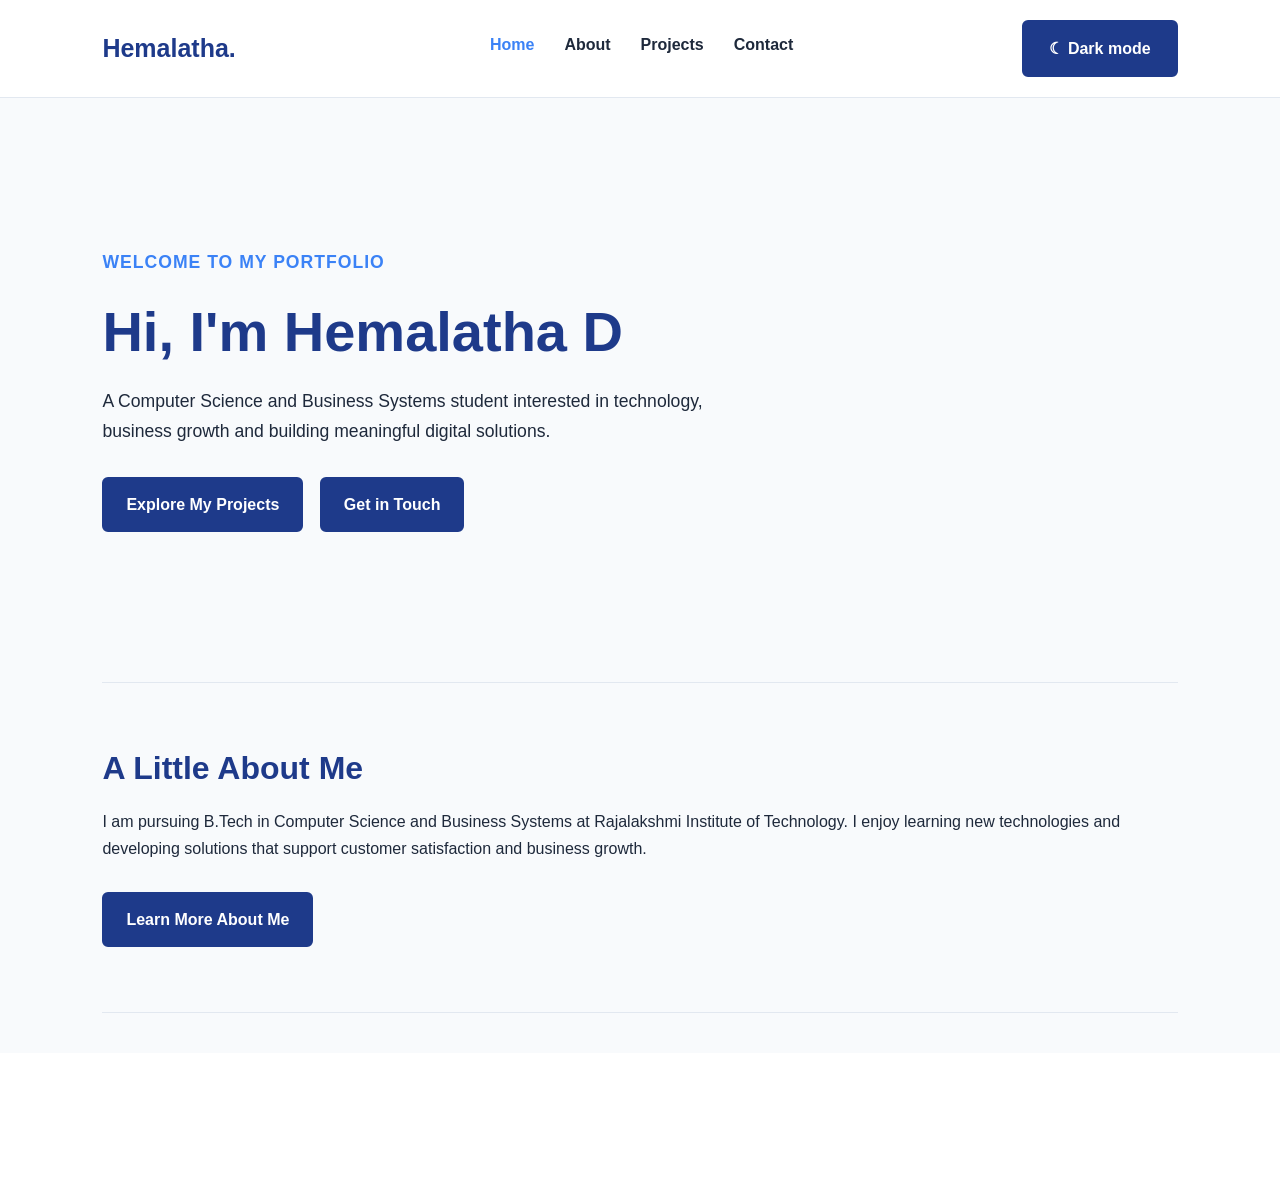
<file: index.html>
<!DOCTYPE html>
<html lang="en">

<head>
    <meta charset="UTF-8">

    <meta name="viewport"
          content="width=device-width, initial-scale=1.0">
          <link rel="icon" type="image/png" href="assets/favicon.png">

    <meta name="author"
          content="Hemalatha D">

    <meta name="description"
          content="Explore the personal portfolio of Hemalatha D, a Computer Science and Business Systems student interested in software development, technology and business growth.">

    <meta name="robots"
          content="index, follow">

    <meta name="theme-color"
          content="#1e3a8a">

    <title>
        Hemalatha D | Computer Science Student & Developer
    </title>

    <!-- Open Graph Metadata -->
    <meta property="og:type"
          content="website">

    <meta property="og:title"
          content="Hemalatha D | Personal Portfolio">

    <meta property="og:description"
          content="Explore my education, technical skills, internship experience and projects.">

    <meta property="og:image" content="assets/images/portfolio-preview.jpg">

    <link rel="stylesheet" href="css/style.css">

    <script src="js/script.js" defer></script>
</head>


<body>

    <!-- Skip navigation link -->
    <a href="#main-content" class="skip-link">
        Skip to main content
    </a>

    <!-- Website Header -->
    <header class="site-header">

        <a href="index.html" class="logo" aria-label="Hemalatha home">
            Hemalatha.
        </a>

        <!-- Main Navigation -->
        <button class="nav-toggle" aria-label="Open navigation" aria-expanded="false">☰</button>
        <nav aria-label="Main navigation">
            <ul>
                <li>
                    <a href="index.html" aria-current="page">Home</a>
                </li>
                <li>
                    <a href="about.html">About</a>
                </li>
                <li>
                    <a href="projects.html">Projects</a>
                </li>
                <li>
                    <a href="contact.html">Contact</a>
                </li>
            </ul>
        </nav>
        <button
    type="button"
    class="theme-toggle"
    id="theme-toggle"
    aria-label="Switch to dark theme"
    aria-pressed="false">
    <span aria-hidden="true">☾</span>
    <span class="theme-toggle-text">Dark mode</span>
</button>

    </header>

    <!-- Main Content -->
    <main id="main-content">

        <!-- Introduction Section -->
        <section id="home" aria-labelledby="intro-heading">

            <div class="hero-content">

                <p class="eyebrow">Welcome to my portfolio</p>

                <h1 id="intro-heading">
                    Hi, I'm Hemalatha D
                </h1>

                <p>
                    A Computer Science and Business Systems student
                    interested in technology, business growth and
                    building meaningful digital solutions.
                </p>

                <a href="projects.html">
                    Explore My Projects
                </a>

                <a href="contact.html">
                    Get in Touch
                </a>

            </div>

        </section>

        <!-- Brief About Section -->
        <section id="introduction" aria-labelledby="about-heading">

            <h2 id="about-heading">A Little About Me</h2>

            <p>
                I am pursuing B.Tech in Computer Science and Business
                Systems at Rajalakshmi Institute of Technology.
                I enjoy learning new technologies and developing
                solutions that support customer satisfaction
                and business growth.
            </p>

            <a href="about.html">Learn More About Me</a>

        </section>

    </main>

    <!-- Website Footer -->
    <footer class="site-footer">

        <p>
            &copy; 2026 Hemalatha D. All rights reserved.
        </p>

        <p>
            Built with semantic HTML5.
        </p>

    </footer>

</body>
</html>
</file>
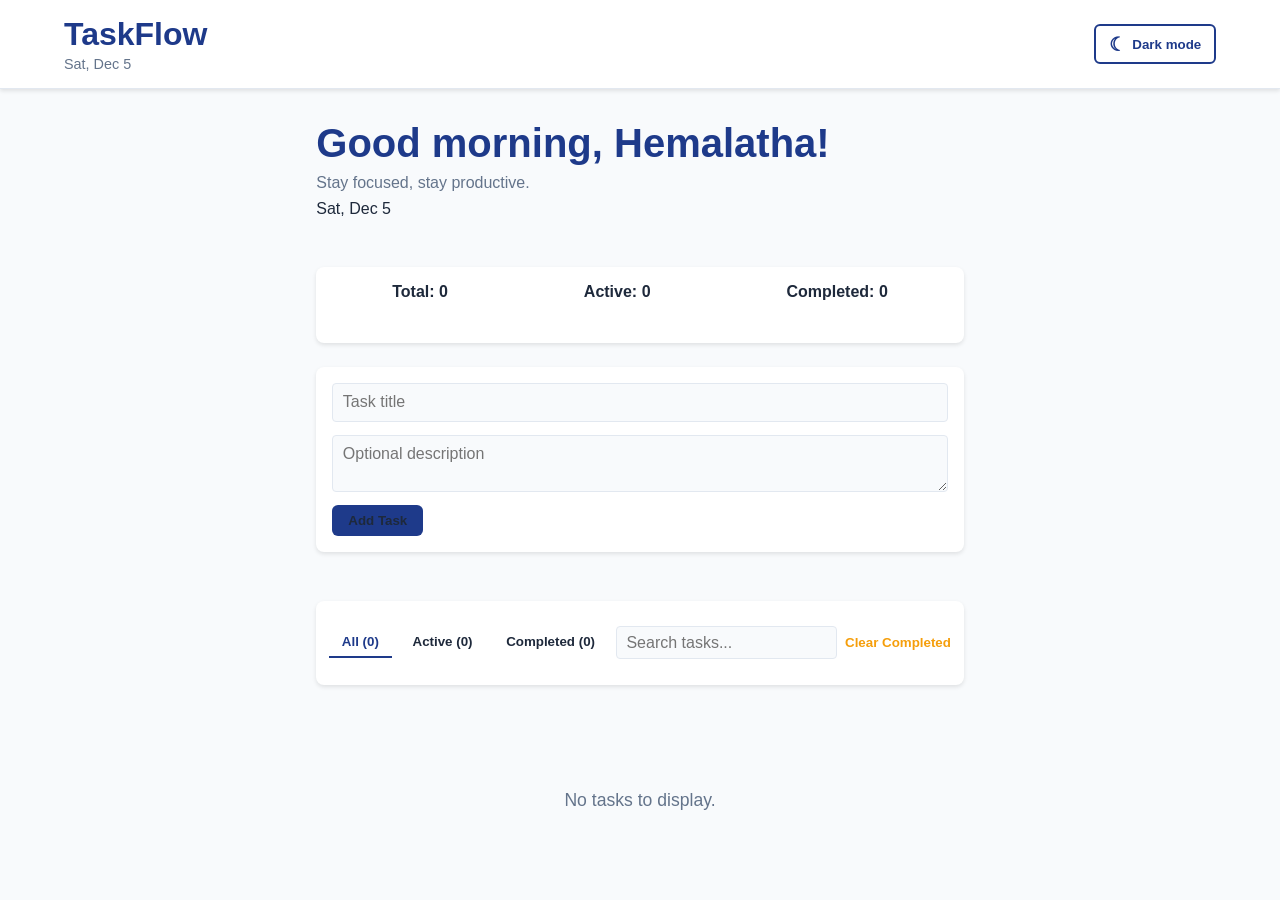
<file: todo-app/index.html>
<!DOCTYPE html>
<html lang="en">
<head>
    <meta charset="UTF-8" />
    <meta name="viewport" content="width=device-width, initial-scale=1.0" />
    <title>TaskFlow – Smart To‑Do Manager</title>
    <link rel="stylesheet" href="css/style.css" />
</head>
<body>
    <header class="app-header">
        <div class="logo-date">
            <h1 class="logo">TaskFlow</h1>
            <span class="date" id="current-date"></span>
        </div>
        <button class="theme-toggle" id="theme-toggle" aria-label="Switch to dark theme" aria-pressed="false">
            <span class="icon" aria-hidden="true">☾</span>
            <span class="text">Dark mode</span>
        </button>
    </header>

    <main class="app-main">
        <section class="welcome">
            <h2 class="greeting" id="greeting"></h2>
            <p class="subtitle">Stay focused, stay productive.</p>
            <p class="today" id="today-date"></p>
        </section>

        <section class="stats">
            <div class="stat" id="total-count">Total: 0</div>
            <div class="stat" id="active-count">Active: 0</div>
            <div class="stat" id="completed-count">Completed: 0</div>
        </section>

        <section class="task-creation">
            <form id="task-form" novalidate>
                <input type="text" id="task-title" placeholder="Task title" required />
                <textarea id="task-desc" placeholder="Optional description"></textarea>
                <button type="submit" class="add-btn">Add Task</button>
            </form>
        </section>

        <section class="filter-section">
            <div class="filters" role="group" aria-label="Task filters">
                <button class="filter-btn active" data-filter="all">All (<span id="filter-all-count">0</span>)</button>
                <button class="filter-btn" data-filter="active">Active (<span id="filter-active-count">0</span>)</button>
                <button class="filter-btn" data-filter="completed">Completed (<span id="filter-completed-count">0</span>)</button>
            </div>
            <input type="search" id="search-input" placeholder="Search tasks..." aria-label="Search tasks" />
            <button class="clear-completed" id="clear-completed">Clear Completed</button>
        </section>

        <section class="task-list" id="task-list" aria-live="polite"></section>

        <section class="empty-state hidden" id="empty-state">
            <p>No tasks to display.</p>
        </section>
    </main>

    <script src="js/app.js" defer></script>
</body>
</html>
</file>
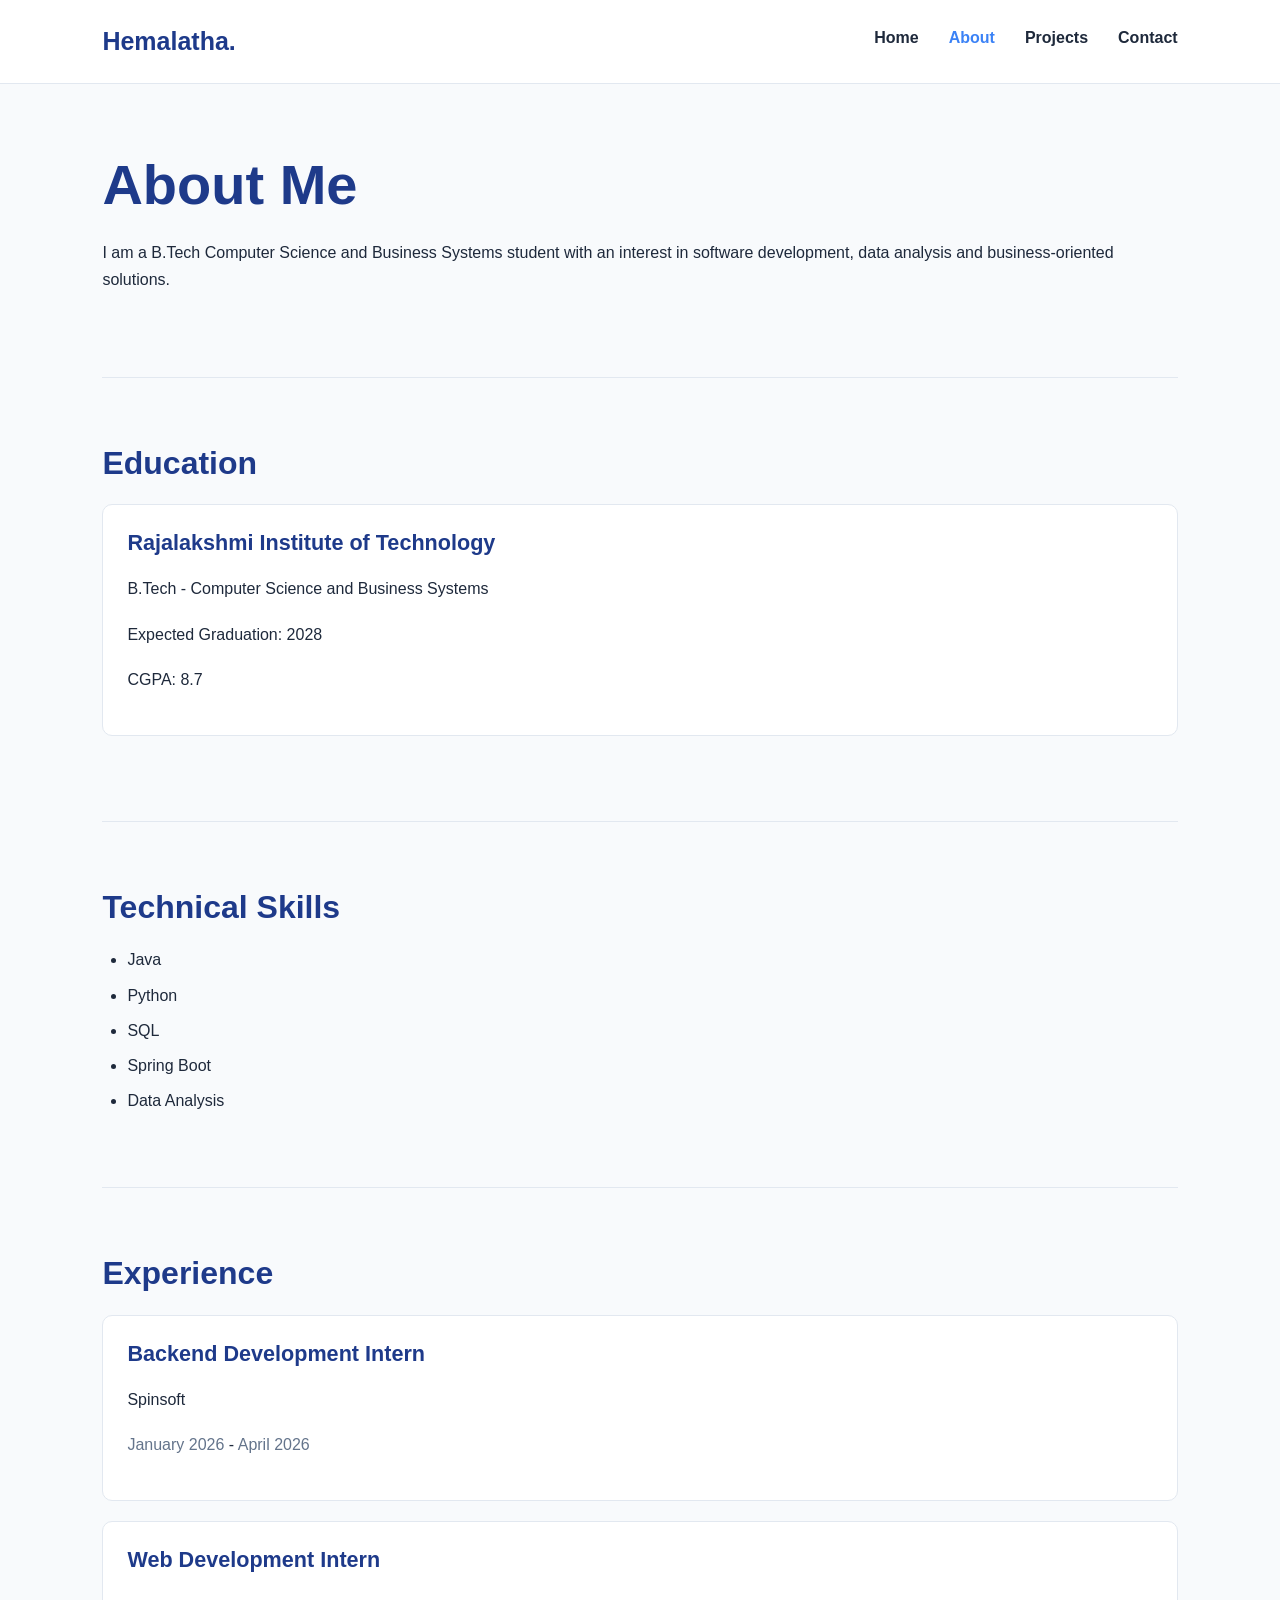
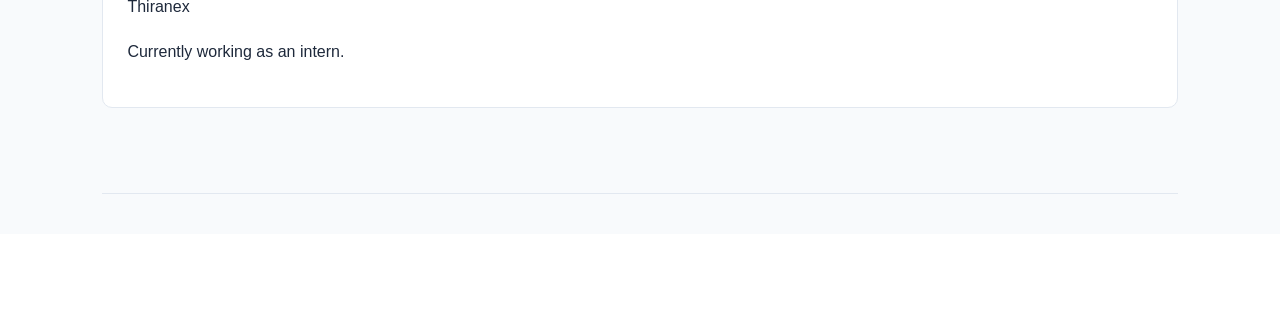
<file: about.html>
<!DOCTYPE html>
<html lang="en">
<head>
    
<meta charset="UTF-8">
<meta name="viewport" content="width=device-width, initial-scale=1.0">
<link rel="icon" type="image/png" href="assets/favicon.png">

<meta name="author" content="Hemalatha D">

<meta name="description"
      content="Learn about Hemalatha D, her education, technical skills, professional experience and career interests.">

<meta name="robots" content="index, follow">

<meta name="theme-color" content="#1e3a8a">



<meta property="og:type" content="website">
<meta property="og:title" content="About Me | Hemalatha D">
<meta property="og:description"
      content="Discover my educational background, skills and professional experience.">
<meta property="og:image" content="assets/images/portfolio-preview.jpg">


    <title>About Me | Hemalatha D</title>

    <link rel="stylesheet" href="css/style.css">
    <script src="js/script.js" defer></script>
</head>

<body>

    <a href="#main-content" class="skip-link">
        Skip to main content
    </a>

    <header class="site-header">

        <a href="index.html" class="logo">Hemalatha.</a>

        <button class="nav-toggle" aria-label="Open navigation" aria-expanded="false">☰</button>
        <nav aria-label="Main navigation">
            <ul>
                <li><a href="index.html">Home</a></li>
                <li><a href="about.html" aria-current="page">About</a></li>
                <li><a href="projects.html">Projects</a></li>
                <li><a href="contact.html">Contact</a></li>
            </ul>
        </nav>

    </header>

    <main id="main-content">

        <section aria-labelledby="page-heading">

            <h1 id="page-heading">About Me</h1>

            <p>
                I am a B.Tech Computer Science and Business Systems
                student with an interest in software development,
                data analysis and business-oriented solutions.
            </p>

        </section>

        <section aria-labelledby="education-heading">

            <h2 id="education-heading">Education</h2>

            <article>
                <h3>Rajalakshmi Institute of Technology</h3>
                <p>B.Tech - Computer Science and Business Systems</p>
                <p>Expected Graduation: 2028</p>
                <p>CGPA: 8.7</p>
            </article>

        </section>

        <section aria-labelledby="skills-heading">

            <h2 id="skills-heading">Technical Skills</h2>

            <ul>
                <li>Java</li>
                <li>Python</li>
                <li>SQL</li>
                <li>Spring Boot</li>
                <li>Data Analysis</li>
            </ul>

        </section>

        <section aria-labelledby="experience-heading">

            <h2 id="experience-heading">Experience</h2>

            <article>
                <h3>Backend Development Intern</h3>

                <p>Spinsoft</p>

                <p>
                    <time datetime="2026-01">January 2026</time>
                    -
                    <time datetime="2026-04">April 2026</time>
                </p>
            </article>

            <article>
                <h3>Web Development Intern</h3>
                <p>Thiranex</p>
                <p>Currently working as an intern.</p>
            </article>

        </section>

    </main>

    <footer class="site-footer">
        <p>&copy; 2026 Hemalatha D. All rights reserved.</p>
    </footer>

</body>
</html>
</file>
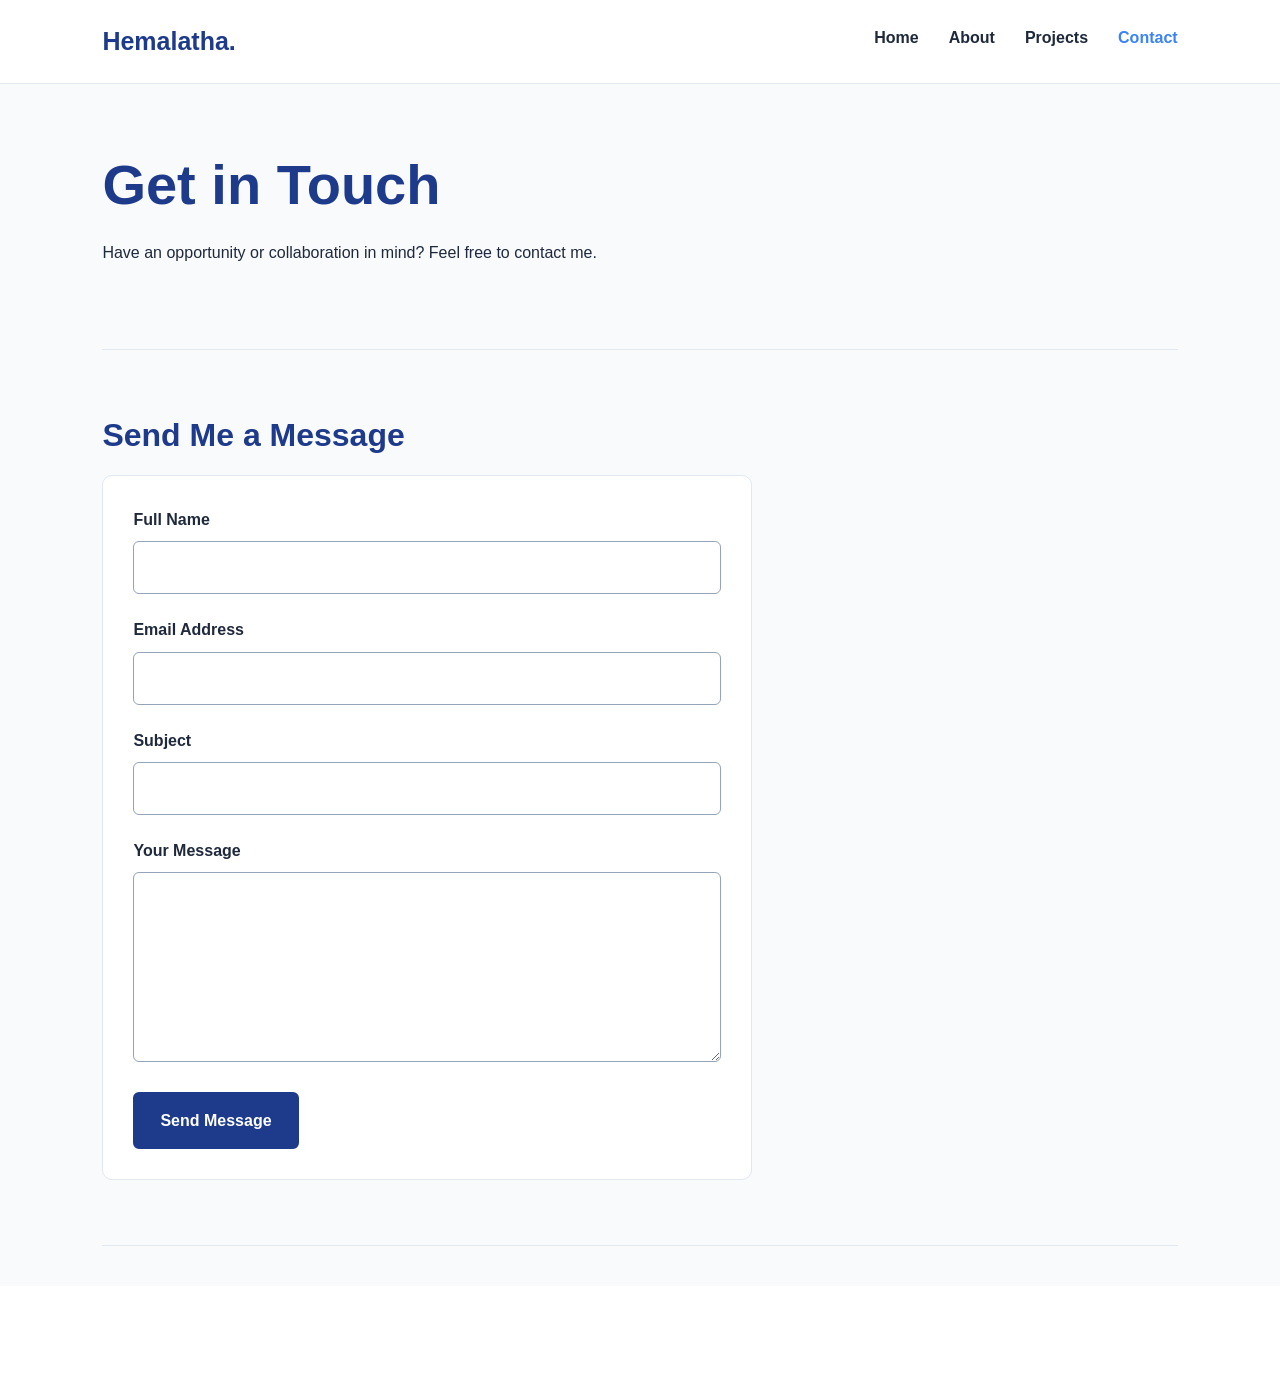
<file: contact.html>
<!DOCTYPE html>
<html lang="en">
<head>
    
<meta charset="UTF-8">
<meta name="viewport" content="width=device-width, initial-scale=1.0">
<link rel="icon" type="image/png" href="assets/favicon.png">

<meta name="author" content="Hemalatha D">

<meta name="description"
      content="Get in touch with Hemalatha D for professional opportunities, collaborations and enquiries.">

<meta name="robots" content="index, follow">

<meta name="theme-color" content="#1e3a8a">



<meta property="og:type" content="website">
<meta property="og:title" content="Contact | Hemalatha D">
<meta property="og:description"
      content="Connect with me for professional opportunities and collaborations.">
<meta property="og:image" content="assets/images/portfolio-preview.jpg">

    <title>Contact | Hemalatha D</title>

    <link rel="stylesheet" href="css/style.css">
    <script src="js/script.js" defer></script>
</head>

<body>

    <a href="#main-content" class="skip-link">
        Skip to main content
    </a>

    <header class="site-header">

        <a href="index.html" class="logo">Hemalatha.</a>

        <button class="nav-toggle" aria-label="Open navigation" aria-expanded="false">☰</button>
        <nav aria-label="Main navigation">
            <ul>
                <li><a href="index.html">Home</a></li>
                <li><a href="about.html">About</a></li>
                <li><a href="projects.html">Projects</a></li>
                <li><a href="contact.html" aria-current="page">Contact</a></li>
            </ul>
        </nav>

    </header>

    <main id="main-content">

        <section aria-labelledby="page-heading">

            <h1 id="page-heading">Get in Touch</h1>

            <p>
                Have an opportunity or collaboration in mind?
                Feel free to contact me.
            </p>

        </section>

        <section aria-labelledby="contact-form-heading">

            <h2 id="contact-form-heading">Send Me a Message</h2>

            
<form id="contact-form" novalidate>

    <div>
        <label for="name">Full Name</label>

        <input
            type="text"
            id="name"
            name="name"
            autocomplete="name"
            aria-describedby="name-error"
            required
        >

        <span id="name-error" class="form-error"></span>
    </div>

    <div>
        <label for="email">Email Address</label>

        <input
            type="email"
            id="email"
            name="email"
            autocomplete="email"
            aria-describedby="email-error"
            required
        >

        <span id="email-error" class="form-error"></span>
    </div>

    <div>
        <label for="subject">Subject</label>

        <input
            type="text"
            id="subject"
            name="subject"
            aria-describedby="subject-error"
            required
        >

        <span id="subject-error" class="form-error"></span>
    </div>

    <div>
        <label for="message">Your Message</label>

        <textarea
            id="message"
            name="message"
            rows="6"
            aria-describedby="message-error"
            required
        ></textarea>

        <span id="message-error" class="form-error"></span>
    </div>

    <p
        id="form-status"
        role="status"
        aria-live="polite"
        aria-atomic="true"
    ></p>

    <button type="submit">
        Send Message
    </button>

</form>


        </section>

    </main>

    <footer class="site-footer">
        <p>&copy; 2026 Hemalatha D. All rights reserved.</p>
    </footer>

</body>
</html>
</file>
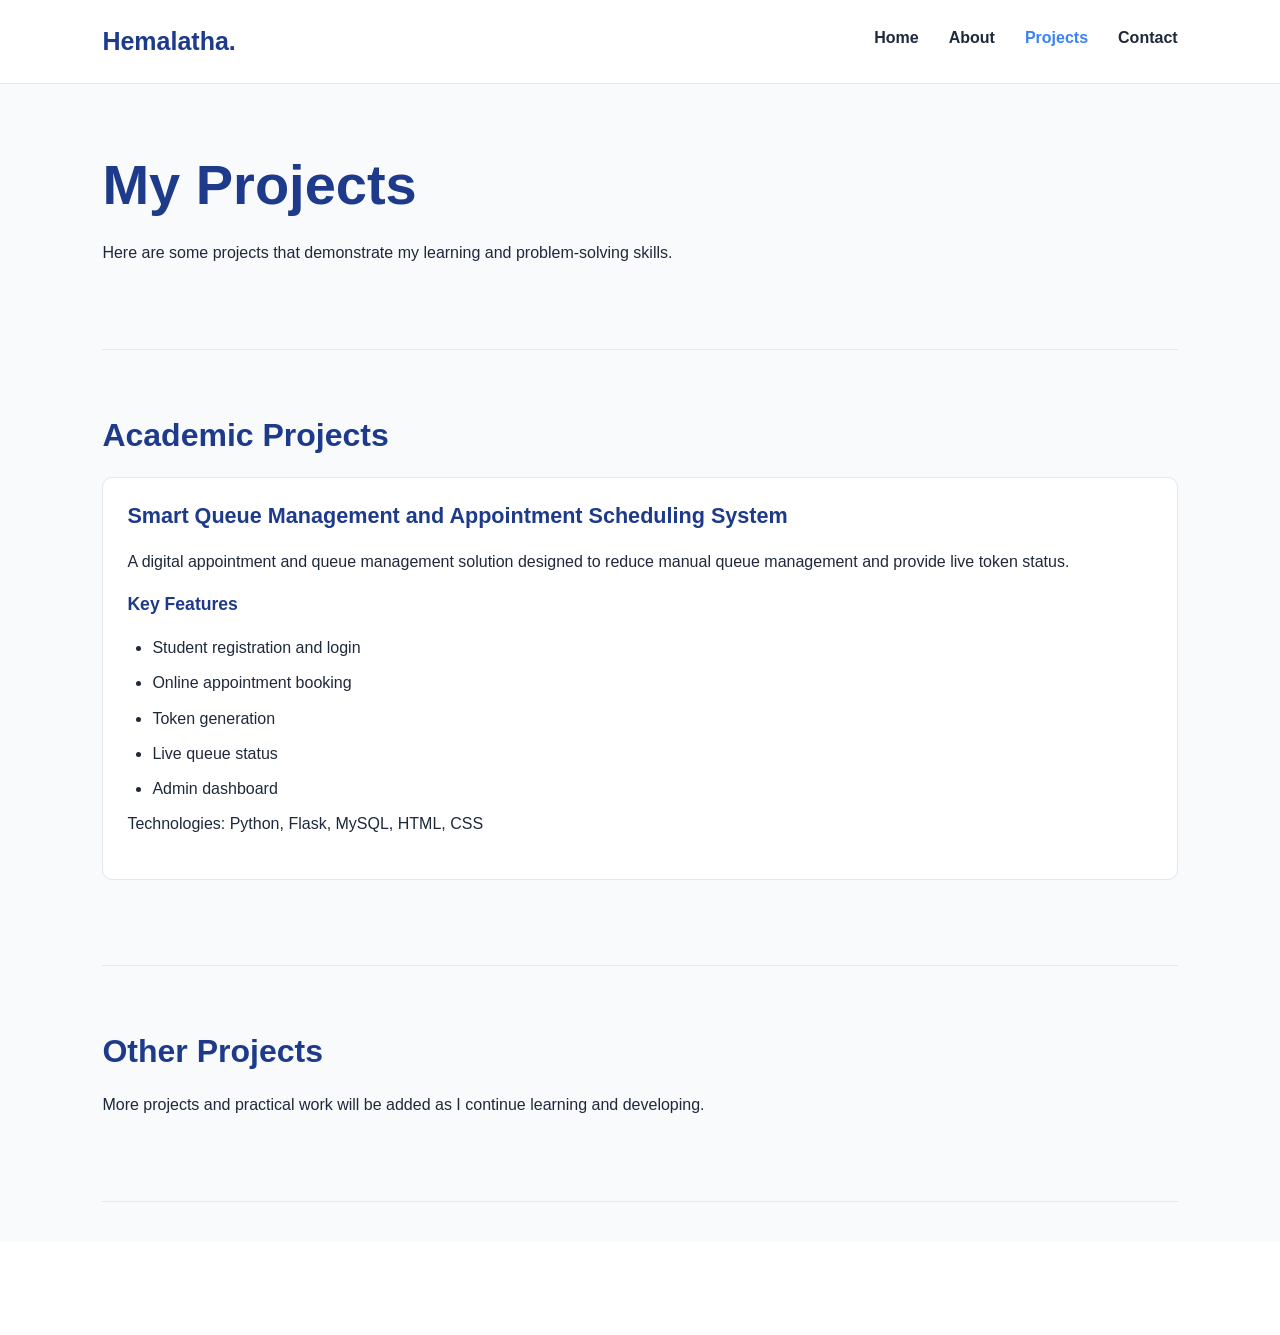
<file: projects.html>
<!DOCTYPE html>
<html lang="en">
<head>
    
<meta charset="UTF-8">
<meta name="viewport" content="width=device-width, initial-scale=1.0">
<link rel="icon" type="image/png" href="assets/favicon.png">

<meta name="author" content="Hemalatha D">

<meta name="description"
      content="Explore Hemalatha D's software development projects, including a Smart Queue Management and Appointment Scheduling System.">

<meta name="robots" content="index, follow">

<meta name="theme-color" content="#1e3a8a">

<title>My Projects | Hemalatha D</title>

<meta property="og:type" content="website">
<meta property="og:title" content="Projects | Hemalatha D">
<meta property="og:description"
      content="Explore my academic and software development projects.">
<meta property="og:image" content="assets/images/portfolio-preview.jpg">

    

    <link rel="stylesheet" href="css/style.css">
    <script src="js/script.js" defer></script>
</head>

<body>

    <a href="#main-content" class="skip-link">
        Skip to main content
    </a>

    <header class="site-header">

        <a href="index.html" class="logo">Hemalatha.</a>

        <button class="nav-toggle" aria-label="Open navigation" aria-expanded="false">☰</button>
        <nav aria-label="Main navigation">
            <ul>
                <li><a href="index.html">Home</a></li>
                <li><a href="about.html">About</a></li>
                <li><a href="projects.html" aria-current="page">Projects</a></li>
                <li><a href="contact.html">Contact</a></li>
            </ul>
        </nav>

    </header>

    <main id="main-content">

        <section aria-labelledby="page-heading">

            <h1 id="page-heading">My Projects</h1>

            <p>
                Here are some projects that demonstrate
                my learning and problem-solving skills.
            </p>

        </section>

        <section aria-labelledby="academic-projects">

            <h2 id="academic-projects">Academic Projects</h2>

            <article>

                <h3>Smart Queue Management and Appointment Scheduling System</h3>

                <p>
                    A digital appointment and queue management
                    solution designed to reduce manual queue
                    management and provide live token status.
                </p>

                <h4>Key Features</h4>

                <ul>
                    <li>Student registration and login</li>
                    <li>Online appointment booking</li>
                    <li>Token generation</li>
                    <li>Live queue status</li>
                    <li>Admin dashboard</li>
                </ul>

                <p>
                    Technologies: Python, Flask, MySQL, HTML, CSS
                </p>

            </article>

        </section>

        <section aria-labelledby="other-projects">

            <h2 id="other-projects">Other Projects</h2>

            <p>
                More projects and practical work will be
                added as I continue learning and developing.
            </p>

        </section>

    </main>

    <footer class="site-footer">
        <p>&copy; 2026 Hemalatha D. All rights reserved.</p>
    </footer>

</body>
</html>
</file>
<file: css/style.css>
/* =========================================
   1. GLOBAL RESET
========================================= */

* {
    margin: 0;
    padding: 0;
    box-sizing: border-box;
}

html {
    scroll-behavior: smooth;
    scroll-padding-top: 90px;
}

body {
    font-family: Arial, Helvetica, sans-serif;
    background-color: #f8fafc;
    color: #1e293b;
    line-height: 1.7;
    font-size: 16px;
}


/* =========================================
   3. ACCESSIBILITY - SKIP LINK
========================================= */

.skip-link {
    position: absolute;
    top: -100px;
    left: 16px;
    z-index: 1000;
    padding: 12px 20px;
    background-color: var(--primary-color);
    color: var(--white-color);
    text-decoration: none;
    border-radius: 6px;
}

.skip-link:focus {
    top: 12px;
}

/* =========================================
   4. HEADER AND NAVIGATION
========================================= */

.site-header {
    display: flex;
    justify-content: space-between;
    align-items: center;
    padding: 20px 8%;
    background-color: var(--surface-color);
    border-bottom: 1px solid var(--border-color);
    position: sticky;
    top: 0;
    z-index: 100;
}

.logo {
    color: var(--primary-color);
    font-size: 25px;
    font-weight: 700;
    text-decoration: none;
}

nav ul {
    display: flex;
    align-items: center;
    gap: 30px;
    list-style: none;
}

nav a {
    color: var(--text-color);
    font-weight: 600;
    text-decoration: none;
    transition: color 0.2s ease;
}

nav a:hover,
nav a[aria-current="page"] {
    color: var(--secondary-color);
}

/* =========================================
   5. MAIN CONTENT
========================================= */

main {
    width: 84%;
    max-width: 1100px;
    margin: 0 auto;
    min-height: 70vh;
}

section {
    padding: 65px 0;
    border-bottom: 1px solid var(--border-color);
}

h1,
h2,
h3,
h4 {
    color: var(--primary-color);
    line-height: 1.3;
    margin-bottom: 18px;
}

h1 {
    font-size: clamp(2.2rem, 5vw, 3.5rem);
}

h2 {
    font-size: 2rem;
}

h3 {
    font-size: 1.35rem;
}

h4 {
    font-size: 1.1rem;
}

p {
    margin-bottom: 18px;
    color: var(--text-color);
}

.eyebrow {
    color: var(--secondary-color);
    font-weight: 700;
    letter-spacing: 1px;
    text-transform: uppercase;
}

/* =========================================
   6. HOME PAGE
========================================= */

#home {
    min-height: 65vh;
    display: flex;
    align-items: center;
}

.hero-content {
    max-width: 750px;
}

.hero-content p {
    max-width: 650px;
    font-size: 1.1rem;
}

.hero-content a,
#introduction > a {
    display: inline-block;
    margin: 12px 12px 0 0;
    padding: 12px 22px;
    border: 2px solid var(--primary-color);
    border-radius: 6px;
    background-color: var(--primary-color);
    color: var(--white-color);
    font-weight: 600;
    text-decoration: none;
    transition: background-color 0.2s ease;
}

.hero-content a:hover,
#introduction > a:hover {
    background-color: var(--secondary-color);
    border-color: var(--secondary-color);
}

/* =========================================
   7. ABOUT AND PROJECTS
========================================= */

article {
    padding: 24px;
    margin: 20px 0;
    background-color: var(--surface-color);
    border: 1px solid var(--border-color);
    border-radius: 10px;
}

ul {
    padding-left: 25px;
}

li {
    margin-bottom: 8px;
}

time {
    color: var(--muted-color);
}

/* =========================================
   8. CONTACT FORM
========================================= */

form {
    max-width: 650px;
    padding: 30px;
    background-color: var(--surface-color);
    border: 1px solid var(--border-color);
    border-radius: 10px;
}

form div {
    margin-bottom: 22px;
}

label {
    display: block;
    margin-bottom: 8px;
    color: var(--text-color);
    font-weight: 600;
}

input,
textarea {
    width: 100%;
    padding: 12px;
    border: 1px solid #94a3b8;
    border-radius: 6px;
    background-color: var(--surface-color);
    color: var(--text-color);
    font: inherit;
}

textarea {
    resize: vertical;
    min-height: 140px;
}

button {
    padding: 13px 25px;
    border: 2px solid var(--primary-color);
    border-radius: 6px;
    background-color: var(--primary-color);
    color: var(--white-color);
    font: inherit;
    font-weight: 600;
    cursor: pointer;
}

button:hover {
    background-color: var(--secondary-color);
    border-color: var(--secondary-color);
}

/* =========================================
   9. KEYBOARD ACCESSIBILITY
========================================= */

a:focus-visible,
button:focus-visible,
input:focus-visible,
textarea:focus-visible {
    outline: 3px solid var(--focus-color);
    outline-offset: 4px;
}

input:focus-visible,
textarea:focus-visible {
    border-color: var(--primary-color);
}

/* =========================================
   10. FOOTER
========================================= */

.site-footer {
    padding: 30px 8%;
    margin-top: 40px;
    background-color: var(--surface-color);
    color: var(--white-color);
    text-align: center;
}

.site-footer p {
    margin-bottom: 6px;
    color: var(--white-color);
}

/* =========================================
   11. RESPONSIVE DESIGN
========================================= */

@media (max-width: 768px) {

    .site-header {
        flex-direction: column;
        gap: 18px;
        padding: 18px 5%;
    }

    nav ul {
        flex-wrap: wrap;
        justify-content: center;
        gap: 14px 22px;
    }

    main {
        width: 90%;
    }

    section {
        padding: 45px 0;
    }

    h1 {
        font-size: 2.3rem;
    }

    h2 {
        font-size: 1.7rem;
    }

    form {
        padding: 20px;
    }

}

@media (max-width: 400px) {

    nav ul {
        gap: 10px 15px;
    }

    nav a {
        font-size: 14px;
    }

    .hero-content a {
        margin-right: 0;
    }

}

/* =========================================
   12. REDUCED MOTION ACCESSIBILITY
========================================= */

@media (prefers-reduced-motion: reduce) {

    html {
        scroll-behavior: auto;
    }

    *,
    *::before,
    *::after {
        animation-duration: 0.01ms !important;
        animation-iteration-count: 1 !important;
        transition-duration: 0.01ms !important;
    }

}

/* =========================================
   ACCESSIBLE FORM ERROR STYLING
========================================= */

.form-error {
    display: block;
    margin-top: 6px;
    color: #b91c1c;
    font-size: 14px;
    font-weight: 600;
}

input[aria-invalid="true"],
textarea[aria-invalid="true"] {
    border: 2px solid #b91c1c;
}

#form-status {
    margin-top: 15px;
    font-weight: 600;
    color: #166534;
}

#form-status:empty {
    display: none;
}

/* =========================================
   2. THEME VARIABLES
   ========================================= */

:root {
    --primary-color: #1e3a8a;
    --secondary-color: #3b82f6;
    --background-color: #f8fafc;
    --surface-color: #ffffff;
    --text-color: #1e293b;
    --muted-color: #64748b;
    --border-color: #e2e8f0;
    --accent-color: #f59e0b;
    --focus-color: #2563eb;
    --white-color: #ffffff;
    --shadow-color: rgba(0,0,0,0.1);
}

[data-theme="dark"] {
    --primary-color: #93c5fd;
    --secondary-color: #60a5fa;
    --background-color: #1e293b;
    --surface-color: #0f172a;
    --text-color: #e2e8f0;
    --muted-color: #94a3b8;
    --border-color: #334155;
    --accent-color: #fbbf24;
    --focus-color: #818cf8;
    --white-color: #f8fafc;
    --shadow-color: rgba(0,0,0,0.5);
}

html {
    background-color: var(--background-color);
    color: var(--text-color);
    transition: background-color 0.3s ease, color 0.3s ease;
}

/* Theme transition for smoother change */
* {
    transition: background-color 0.3s ease, color 0.3s ease, border-color 0.3s ease;
}
/* Mobile navigation toggle button styles */
.nav-toggle {
    display: none;
    background: none;
    border: none;
    font-size: 1.8rem;
    color: var(--text-color);
    cursor: pointer;
}

@media (max-width: 768px) {
    .nav-toggle {
        display: block;
    }
    nav ul {
        display: none;
        flex-direction: column;
        gap: 10px;
        margin-top: 10px;
    }
    nav ul.active {
        display: flex;
    }
}
</file>
<file: todo-app/css/style.css>
/* TaskFlow – Smart To‑Do Manager */
/* --------------------------------------------------- */
/* Theme variables */
:root {
    --primary-color: #1e3a8a;
    --secondary-color: #3b82f6;
    --background-color: #f8fafc;
    --surface-color: #ffffff;
    --text-color: #1e293b;
    --muted-color: #64748b;
    --border-color: #e2e8f0;
    --accent-color: #f59e0b;
    --focus-color: #2563eb;
    --shadow-color: rgba(0,0,0,0.1);
    --transition-duration: 0.3s;
}
[data-theme="dark"] {
    --primary-color: #93c5fd;
    --secondary-color: #60a5fa;
    --background-color: #1e293b;
    --surface-color: #0f172a;
    --text-color: #e2e8f0;
    --muted-color: #94a3b8;
    --border-color: #334155;
    --accent-color: #fbbf24;
    --focus-color: #818cf8;
    --shadow-color: rgba(0,0,0,0.5);
}
html {
    background-color: var(--background-color);
    color: var(--text-color);
    font-family: Arial, Helvetica, sans-serif;
    transition: background-color var(--transition-duration) ease, color var(--transition-duration) ease;
    scroll-behavior: smooth;
}
* {
    box-sizing: border-box;
    margin: 0;
    padding: 0;
    transition: background-color var(--transition-duration) ease, color var(--transition-duration) ease, border-color var(--transition-duration) ease, box-shadow var(--transition-duration) ease;
}
/* Layout */
body {
    display: flex;
    flex-direction: column;
    min-height: 100vh;
}
.app-header {
    display: flex;
    justify-content: space-between;
    align-items: center;
    padding: 1rem 5%;
    background-color: var(--surface-color);
    border-bottom: 1px solid var(--border-color);
    box-shadow: 0 2px 4px var(--shadow-color);
}
.logo-date {
    display: flex;
    flex-direction: column;
    gap: 0.2rem;
}
.logo {
    font-size: clamp(1.5rem, 4vw, 2rem);
    color: var(--primary-color);
    margin: 0;
}
.date {
    font-size: 0.9rem;
    color: var(--muted-color);
}
.theme-toggle {
    display: flex;
    align-items: center;
    gap: 0.4rem;
    background: none;
    border: 2px solid var(--primary-color);
    border-radius: 6px;
    padding: 0.4rem 0.8rem;
    color: var(--primary-color);
    cursor: pointer;
    font-weight: 600;
}
.theme-toggle .icon {font-size: 1.2rem;}
.app-main {
    flex: 1;
    display: grid;
    grid-template-columns: 1fr;
    gap: 1.5rem;
    padding: 2rem 5%;
    max-width: 1200px;
    margin: 0 auto;
}
.welcome .greeting {
    font-size: clamp(1.8rem, 5vw, 2.5rem);
    margin-bottom: 0.5rem;
    color: var(--primary-color);
}
.welcome .subtitle {
    font-size: 1rem;
    color: var(--muted-color);
    margin-bottom: 0.5rem;
}
.stats {
    display: flex;
    gap: 1rem;
    justify-content: space-around;
    background-color: var(--surface-color);
    padding: 1rem;
    border-radius: 8px;
    box-shadow: 0 2px 4px var(--shadow-color);
}
.stat {
    font-weight: 600;
    color: var(--text-color);
}
.task-creation form {
    display: flex;
    flex-direction: column;
    gap: 0.8rem;
    background-color: var(--surface-color);
    padding: 1rem;
    border-radius: 8px;
    box-shadow: 0 2px 4px var(--shadow-color);
}
#task-title, #task-desc {
    width: 100%;
    padding: 0.6rem;
    border: 1px solid var(--border-color);
    border-radius: 4px;
    font: inherit;
    color: var(--text-color);
    background-color: var(--background-color);
}
#task-title:focus, #task-desc:focus {
    outline: 2px solid var(--focus-color);
}
.add-btn {
    align-self: flex-start;
    background-color: var(--primary-color);
    color: var(--white-color);
    border: none;
    border-radius: 6px;
    padding: 0.5rem 1rem;
    cursor: pointer;
    font-weight: 600;
}
.filter-section {
    display: flex;
    flex-wrap: wrap;
    gap: 0.5rem;
    align-items: center;
    justify-content: space-between;
    background-color: var(--surface-color);
    padding: 0.8rem;
    border-radius: 8px;
    box-shadow: 0 2px 4px var(--shadow-color);
}
.filters {
    display: flex;
    gap: 0.5rem;
}
.filter-btn {
    background: none;
    border: none;
    padding: 0.4rem 0.8rem;
    cursor: pointer;
    font-weight: 600;
    color: var(--text-color);
    border-bottom: 2px solid transparent;
}
.filter-btn.active {
    border-color: var(--primary-color);
    color: var(--primary-color);
}
#search-input {
    flex: 1;
    min-width: 150px;
    padding: 0.4rem 0.6rem;
    border: 1px solid var(--border-color);
    border-radius: 4px;
    font: inherit;
    color: var(--text-color);
    background-color: var(--background-color);
}
.clear-completed {
    background: none;
    border: none;
    color: var(--accent-color);
    cursor: pointer;
    font-weight: 600;
}
.task-list {
    display: grid;
    gap: 1rem;
}
.task-card {
    background-color: var(--surface-color);
    padding: 1rem;
    border: 1px solid var(--border-color);
    border-radius: 8px;
    box-shadow: 0 1px 3px var(--shadow-color);
    display: flex;
    flex-direction: column;
    gap: 0.5rem;
}
.task-header {
    display: flex;
    align-items: center;
    justify-content: space-between;
}
.task-title {
    font-size: 1.1rem;
    font-weight: 600;
    color: var(--text-color);
}
.task-title.completed {
    text-decoration: line-through;
    color: var(--muted-color);
}
.task-desc {
    font-size: 0.95rem;
    color: var(--muted-color);
}
.task-actions {
    display: flex;
    gap: 0.5rem;
    justify-content: flex-end;
}
.task-actions button {
    background: none;
    border: none;
    cursor: pointer;
    color: var(--primary-color);
    font-size: 0.9rem;
}
.task-actions button.delete {
    color: var(--accent-color);
}
.empty-state {
    text-align: center;
    padding: 2rem;
    font-size: 1.1rem;
    color: var(--muted-color);
}
.hidden {display: none;}
/* Responsive */
@media (max-width: 768px) {
    .app-header {flex-direction: column;gap: 0.5rem;}
    .stats {flex-direction: column;align-items: stretch;}
    .filter-section {flex-direction: column;align-items: stretch;}
    .task-card {font-size: 0.95rem;}
}
@media (prefers-reduced-motion: reduce) {
    * {transition-duration: 0.01ms !important;}
}
</file>
